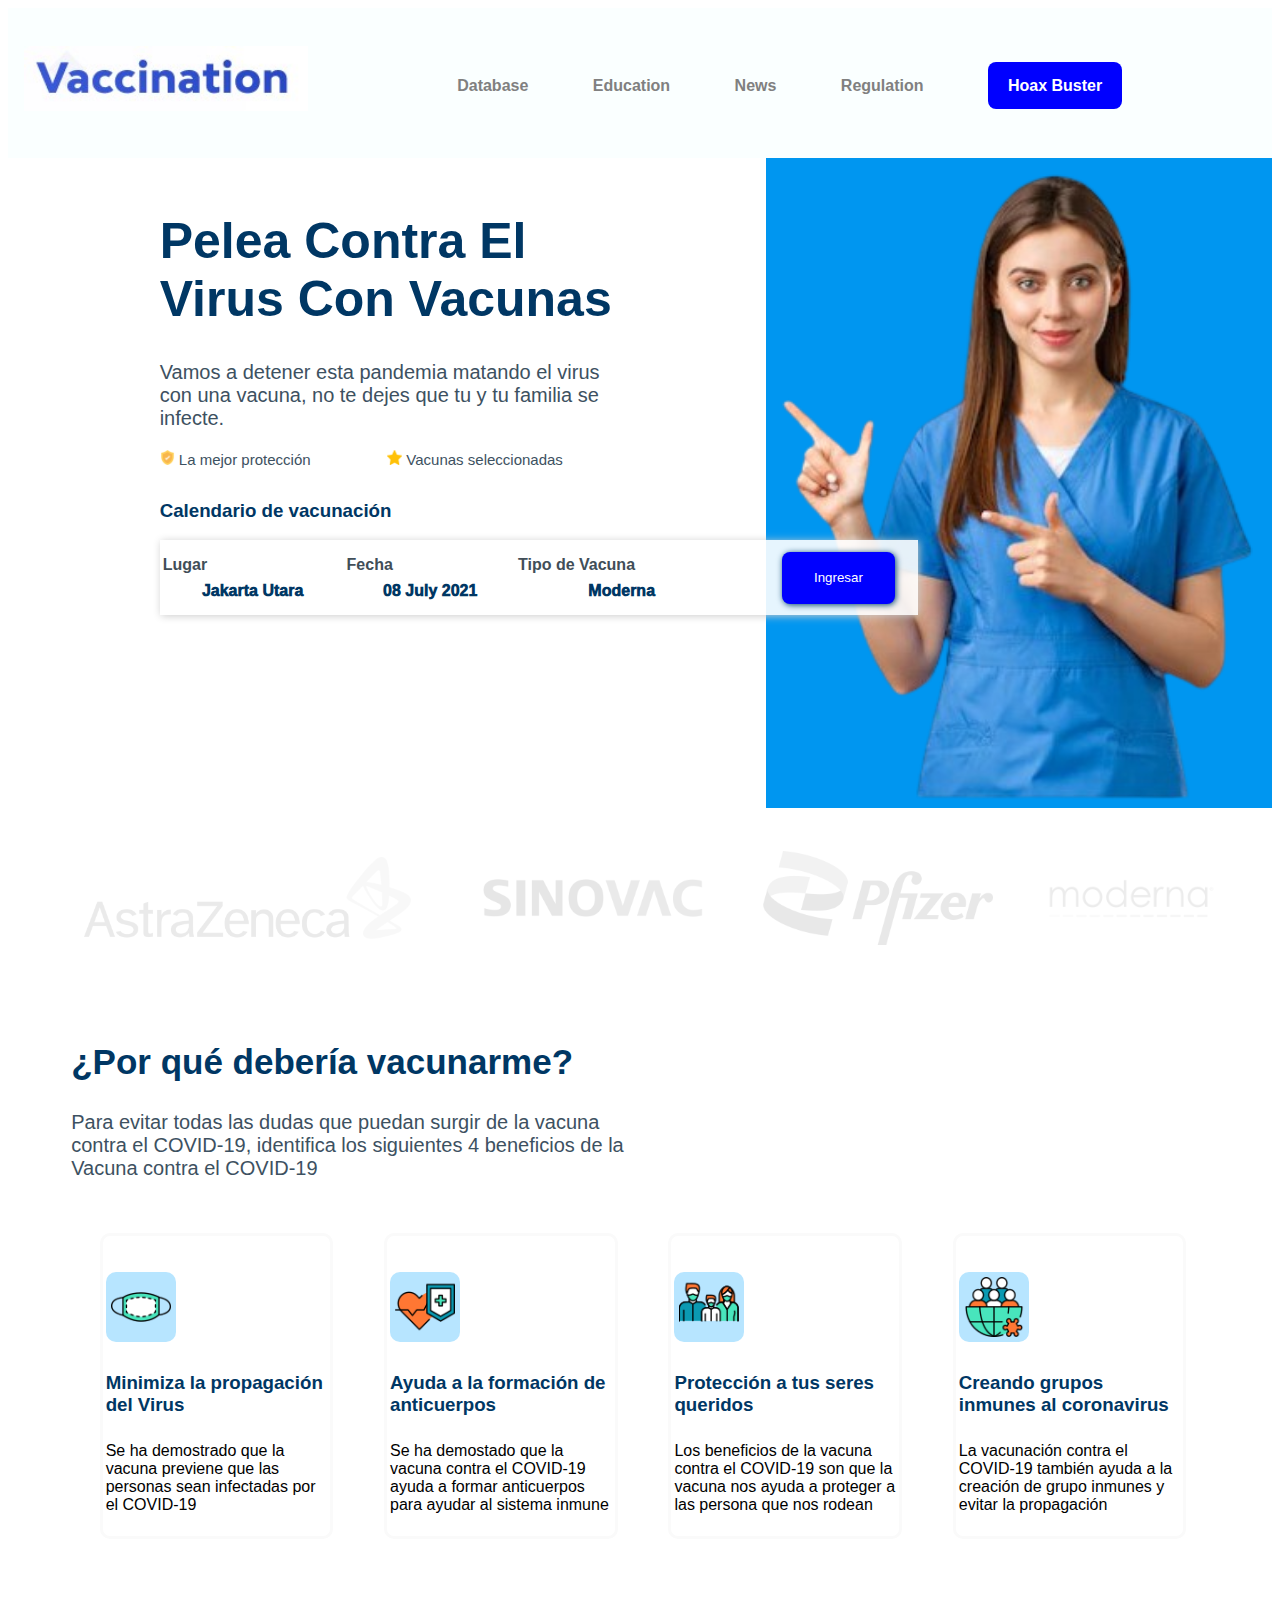
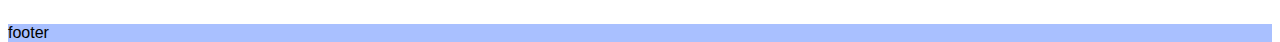
<file: 2-CSS/Página Vacunación/index.html>
<!DOCTYPE html>
<html lang="en">

<head>
    <meta charset="UTF-8">
    <meta http-equiv="X-UA-Compatible" content="IE-edge">
    <meta name="viewport" content="width=device-width, initial-scale=1.0">
    <link rel="stylesheet" href="./estilos.css">
    <title>Vacunate</title>
</head>

<body>
    <div class="header">
        <div class="logo_header">
            <img src="./img/Logo.jpg" alt="Logo de la página">
        </div>
        <ul class="menu">
            <b>
            <li><a href=""> Database</a></li>
            <li><a href="">Education</a></li>
            <li><a href="">News</a></li>
            <li><a href="">Regulation</a></li>
            <li><a class="boton" href="">Hoax Buster</a></li>
            </b>
        </ul>
    </div>
    <div class="body">
        <div class="imagen_der">
            <img src="./img/Enfermera.png" alt="Enfermera">
        </div>
        <div class="texto">
            <h1>Pelea Contra El Virus Con Vacunas</h1>
            <p>Vamos a detener esta pandemia matando el virus con una vacuna, no te dejes que tu y tu familia se infecte.
            </p>
            <div class="notas">
                <div class="mejor">
                    <p><img src="./img/shield.png" alt=""> La mejor protección</p>
                </div>
                <div class="seleccionadas">
                    <p><img src="./img/star.png" alt=""> Vacunas seleccionadas</p>
                </div>
            </div>
            <div class="calendario">
                <h3>Calendario de vacunación</h3>
                <div class="calen">
                    <table class="cal_vac">
                        <tr>
                            <th>Lugar</th>
                            <th>Fecha</th>
                            <th>Tipo de Vacuna</th>
                        </tr>
                        <tr>
                            <td>Jakarta Utara</td>
                            <td>08 July 2021</td>
                            <td>Moderna</td>
                        </tr>
                    </table>
                    <button type="submit">Ingresar</button>
                </div>
            </div>
        </div>
        <div class="MarcasVacBack">
            <table class="Marcas">
                <th>
                    <a href="https://www.astrazeneca.mx/" target="blank"><img class="AstraZeneca" src="./img/Astrazeneca.png" alt=""></a>
                </th>
                <th>
                    <a href="http://www.sinovac.com/index.php?lang=en"><img class="Sinovac" src="./img/Sinovac.png" alt=""></a>
                </th>
                <th>
                    <a href="https://www.pfizer.com.mx/"><img class="Pfizer" src="./img/Pfizer.png" alt=""></a>
                </th>
                <th>
                    <a href="https://www.modernatx.com/"><img class="Moderna" src="./img/Moderna.png" alt=""></a>
                </th>
            </table>
        </div>
        <div class="seccion3">
            <div class="text">
                <h2>¿Por qué debería vacunarme?</h2>
                <p>Para evitar todas las dudas que puedan surgir de la vacuna contra el COVID-19, identifica los siguientes 4 beneficios de la Vacuna contra el COVID-19</p>
            </div>
            <div class="cards">
                <div class="minimize">
                    <table>
                        <tr>
                            <td><img src="img/minimiza.png" alt="icon"></td>
                        </tr>
                        <tr>
                            <td>
                                <h3>Minimiza la propagación del Virus</h3>
                            </td>
                        </tr>
                        <tr>
                            <td>Se ha demostrado que la vacuna previene que las personas sean infectadas por el COVID-19</td>
                        </tr>
                    </table>
                </div>
                <div class="antibodies">
                    <table>
                        <tr>
                            <td><img src="img/anticuerpos.png" alt="icon"></td>
                        </tr>
                        <tr>
                            <td>
                                <h3>Ayuda a la formación de anticuerpos</h3>
                            </td>
                        </tr>
                        <tr>
                            <td>Se ha demostado que la vacuna contra el COVID-19 ayuda a formar anticuerpos para ayudar al sistema inmune</td>
                        </tr>
                    </table>
                </div>
                <div class="protec">
                    <table>
                        <tr>
                            <td><img src="img/protect.png" alt="icon"></td>
                        </tr>
                        <tr>
                            <td>
                                <h3>Protección a tus seres queridos</h3>
                            </td>
                        </tr>
                        <tr>
                            <td>Los beneficios de la vacuna contra el COVID-19 son que la vacuna nos ayuda a proteger a las persona que nos rodean</td>
                        </tr>
                    </table>
                </div>
                <div class="immunity">
                    <table>
                        <tr>
                            <td><img src="img/inmune.png" alt="icon"></td>
                        </tr>
                        <tr>
                            <td>
                                <h3>Creando grupos inmunes al coronavirus</h3>
                            </td>
                        </tr>
                        <tr>
                            <td>La vacunación contra el COVID-19 también ayuda a la creación de grupo inmunes y evitar la propagación</td>
                        </tr>
                    </table>
                </div>
            </div>
        </div>
    </div>
    <div class="footer">
        <p>footer</p>
    </div>
</body>

</html>
</file>
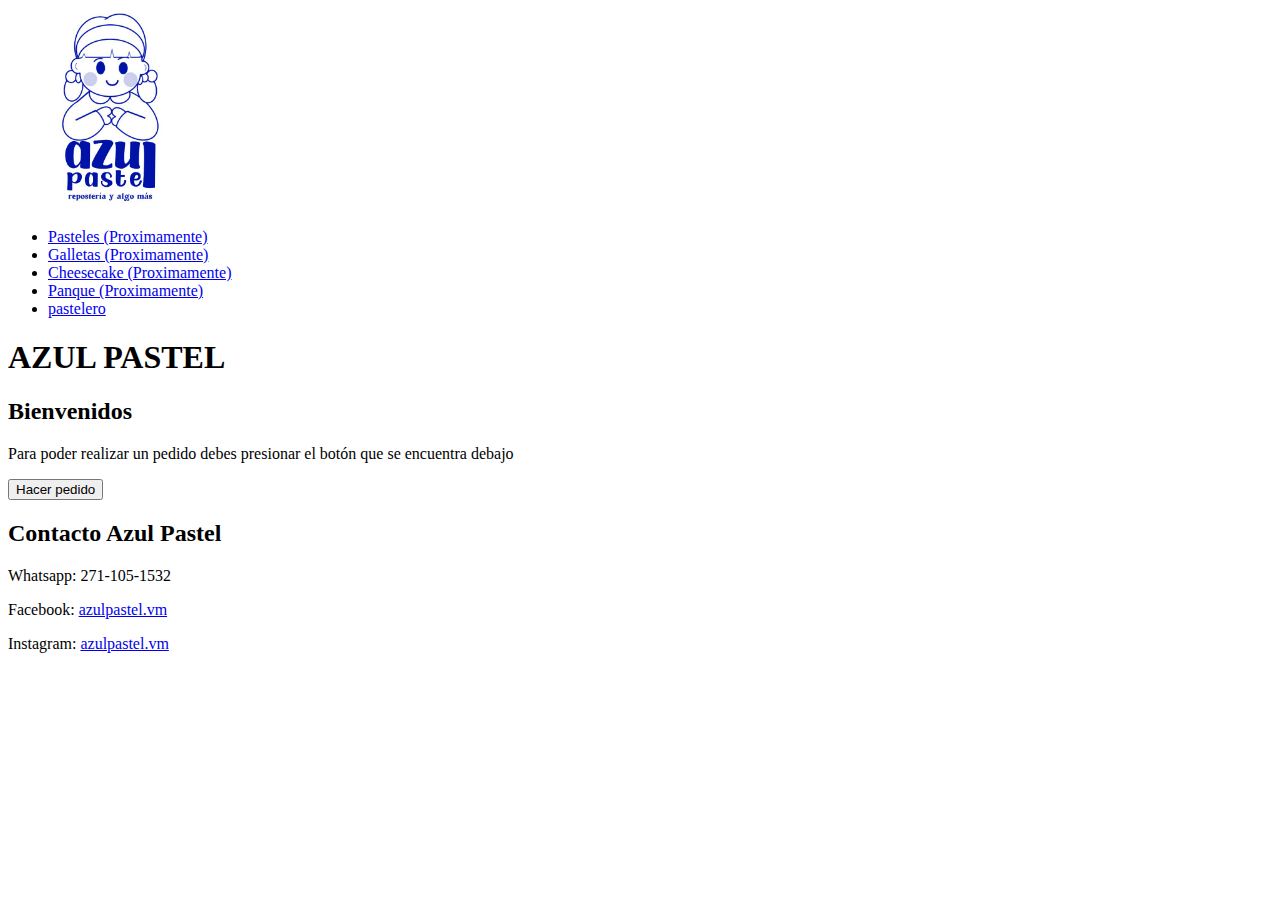
<file: 1-HTML/Kata Pastelería/html/index.html>
<!DOCTYPE html>

<head>
    <meta charset="UTF-8">
    <meta http-equiv="X-UA-Compatible" content="IE-edge">
    <meta name="viewport" content="width=device-width, initial-scale=1.0">
    <title>Azul Pastel</title>
    <link rel="shortcut icon" href="../img/Azul_Pastel_Logo.jpg">
    <!-- <link rel="stylesheet" href="../css/estilos.css"> -->
</head>

<body>
    <div class="general">
        <div class="header">
            <nav class="menu">
                <div class="logo">
                    <a href="index.html"><img src="../img/Azul_Pastel_Logo.jpg" alt="Logo de Azul Pastel" width="200px"></a>
                </div>
                <ul class="menu_list">
                    <li><a href="pasteles.html" style="pointer-events: none;">Pasteles (Proximamente)</a></li>
                    <li><a href="galletas.html" style="pointer-events: none;">Galletas (Proximamente)</a></li>
                    <li><a href="Cheesecake.html" style="pointer-events: none;">Cheesecake (Proximamente)</a></li>
                    <li><a href="Panque.html" style="pointer-events: none;">Panque (Proximamente)</a></li>
                    <li><a href="pastelero.html">pastelero</a></li>
                </ul>
            </nav>
        </div>
        <div class="main">
            <h1>AZUL PASTEL</h1>
            <h2>Bienvenidos</h2>
            <p>Para poder realizar un pedido debes presionar el botón que se encuentra debajo</p>
            <a href="pedido_pasteles.html"><input type="button" value="Hacer pedido"></a>
            
        </div>
        <div class="footer">
            <h2>Contacto Azul Pastel</h2>
            <p>Whatsapp: 271-105-1532</p>
            <p>Facebook: <a href="https://www.facebook.com/azulpastel.vm" target="_blank">azulpastel.vm</a></p>
            <p>Instagram: <a href="https://www.instagram.com/azulpastel.vm/?hl=es-la" target="_blank">azulpastel.vm</a></p>
        </div>
    </div>
</body>
</file>
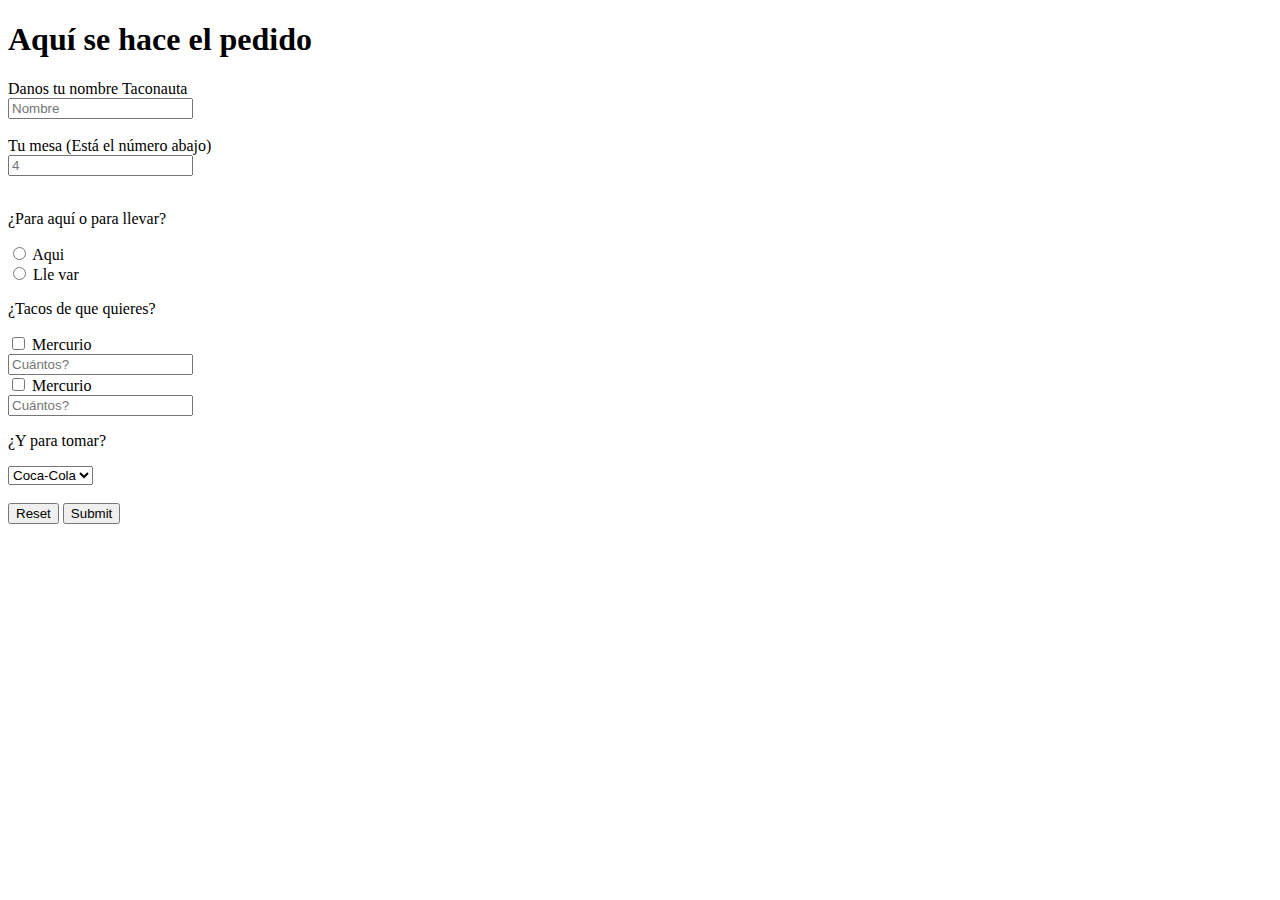
<file: 1-HTML/Sesión_HTML/pedido.html>
<!DOCTYPE html>
<head>
    <meta charset="UTF-8">
    <meta http-equiv="X-UA-Compatible" content="IE-edge">
    <meta name="viewport" content="width=device-width, initial-scale=1.0">
    <title>Pedido</title>
</head>
<body>
    <h1>Aquí se hace el pedido</h1>
    <form action="pedido.js">
        <label for="Nombre">Danos tu nombre Taconauta</label><br>
        <input type="text" id="Nombre" name="Nombre" placeholder="Nombre">
        <br><br>
        <label for="Mesa">Tu mesa (Está el número abajo)</label><br>
        <input type="Number" name="Mesa" id="Mesa" placeholder="4">
        <br><br>

        <p>¿Para aquí o para llevar?</p>
        <input type="radio" id="aqui" name="AquioLlevar" value="Aqui">
        <label for="Aquí">Aqui</label><br>
        <input type="radio" id="llevar" name="AquioLlevar" value="Llevar">
        <label for="Llevar">Lle var</label><br>

        <p>¿Tacos de que quieres?</p>
        <input type="checkbox" name="Mercurio" id="Mercurio" value="Mercurio">
        <label for="Mercurio">Mercurio</label><br>
        <input type="number" id="MercurioCuantos" name="MercurioCuantos" placeholder="Cuántos?"><br>
        
        <input type="checkbox" name="Venus" id="Venus" value="Venus">
        <label for="Venus">Mercurio</label><br>
        <input type="number" id="VenusCuantos" name="VenusCuantos" placeholder="Cuántos?"><br>

        <p>¿Y para tomar?</p>
        <label for=""></label>
        <select name="Refresco" id="Refresco">
            <option value="Coca-Cola">Coca-Cola</option>
            <option value="Fanta">Fanta</option>
            <option value="Manzanita">Manzanita</option>
            <option value="Sprite">Sprite</option>
            <option value="Sangria">Sangria</option>
            <option value="Mango">Mango</option>
            <option value="Guayaba">Guayaba</option>
        </select>

        <br><br>
        <input type="reset">
        <input type="submit">
    </form>

</body>
</file>
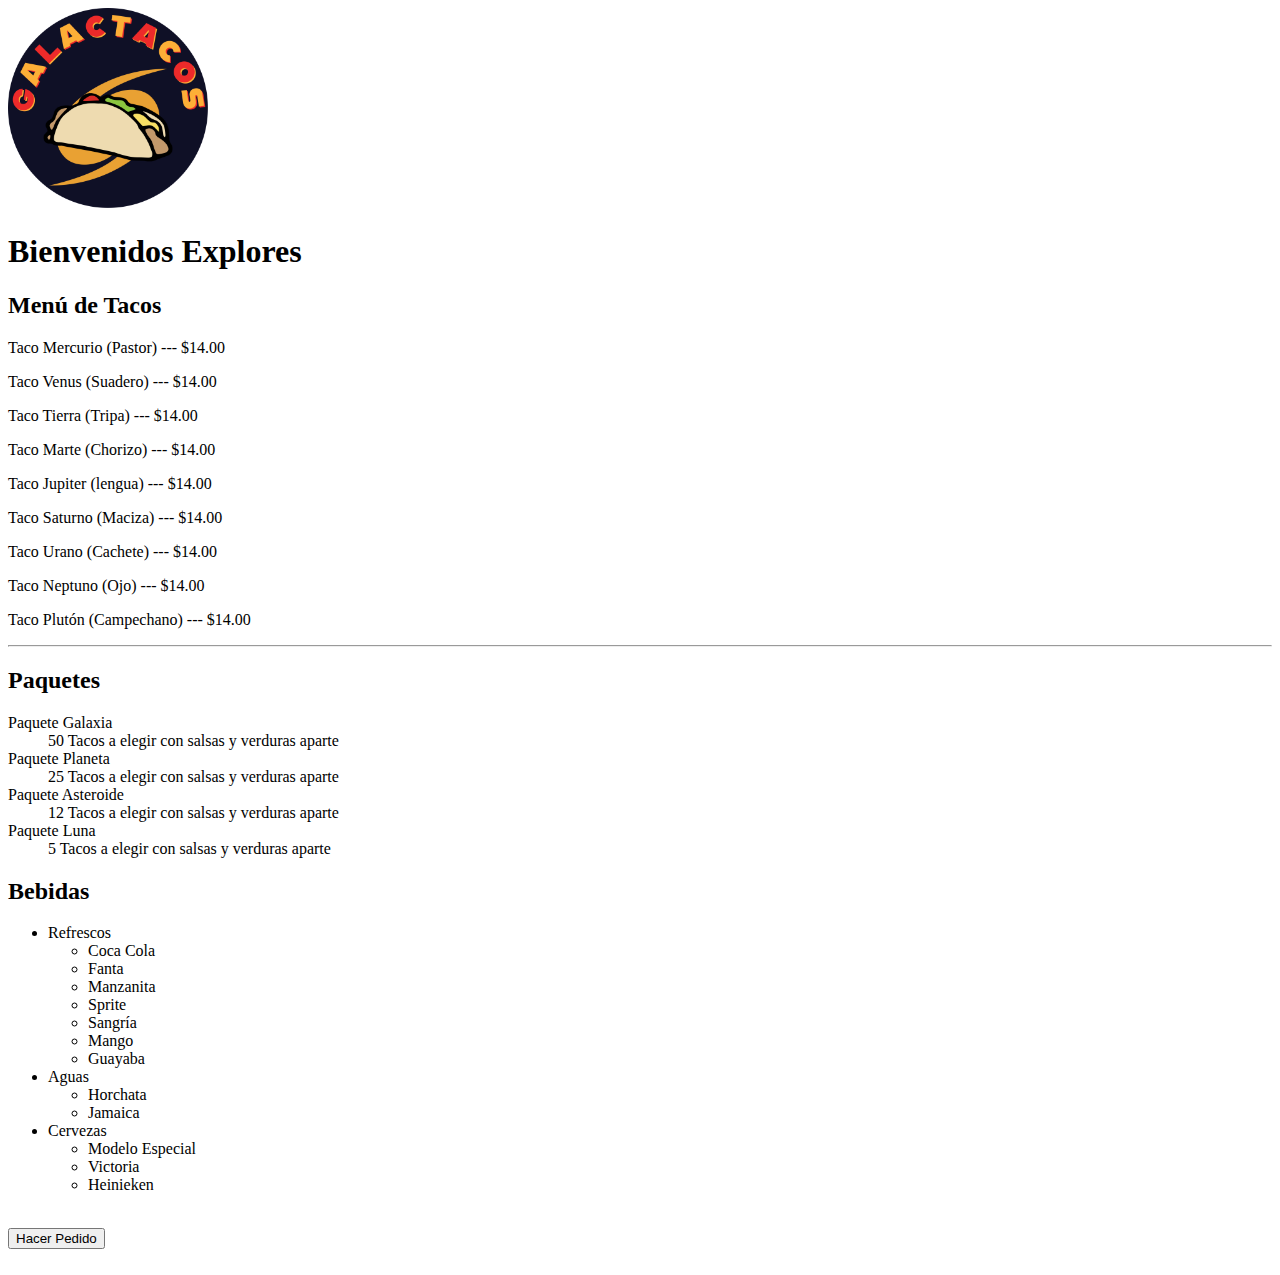
<file: 1-HTML/Sesión_HTML/SesiónHTML.html>
<!DOCTYPE html>
<html lang="en">
    <head>
        <meta charset="UTF-8">
        <meta http-equiv="X-UA-Compatible" content="IE-edge">
        <meta name="viewport" content="width=device-width, initial-scale=1.0">
        <title>Galactacos</title>
    </head>
    <body>
        <img src="../img/Galactacos.png" alt="Logo de Galactacos" width="200px"> 
        <h1>Bienvenidos Explores</h1>
        <h2>Menú de Tacos</h2>
        <p>Taco Mercurio (Pastor) --- $14.00</p>
        <p>Taco Venus (Suadero) --- $14.00</p>
        <p>Taco Tierra (Tripa) --- $14.00</p>
        <p>Taco Marte (Chorizo) --- $14.00</p>
        <p>Taco Jupiter (lengua) --- $14.00</p>
        <p>Taco Saturno (Maciza) --- $14.00</p>
        <p>Taco Urano (Cachete) --- $14.00</p>
        <p>Taco Neptuno (Ojo) --- $14.00</p>
        <p>Taco Plutón (Campechano) --- $14.00</p>
        <hr>
        <h2>Paquetes</h2>
        <dl>
            <dt>Paquete Galaxia</dt>
            <dd>50 Tacos a elegir con salsas y verduras aparte</dd>
            <dt>Paquete Planeta</dt>
            <dd>25 Tacos a elegir con salsas y verduras aparte</dd>
            <dt>Paquete Asteroide</dt>
            <dd>12 Tacos a elegir con salsas y verduras aparte</dd>
            <dt>Paquete Luna</dt>
            <dd>5 Tacos a elegir con salsas y verduras aparte</dd>
        </dl>
        <h2>Bebidas</h2>
        <ul>
            <li>Refrescos
                <ul>
                    <li>Coca Cola</li>
                    <li>Fanta</li>
                    <li>Manzanita</li>
                    <li>Sprite</li>
                    <li>Sangría</li>
                    <li>Mango</li>
                    <li>Guayaba</li>
                </ul>
            </li>
            <li>Aguas
                <ul>
                    <li>Horchata</li>
                    <li>Jamaica</li>
                </ul>
            </li>
            <li>Cervezas
                <ul>
                    <li>Modelo Especial</li>
                    <li>Victoria</li>
                    <li>Heinieken</li>
                </ul>
            </li>
        </ul>
        <br>
        <a href="./pedido.html">
        <input type="button" value="Hacer Pedido">
        </a>
        <br>
        <br>
    </body>
</html>
</file>
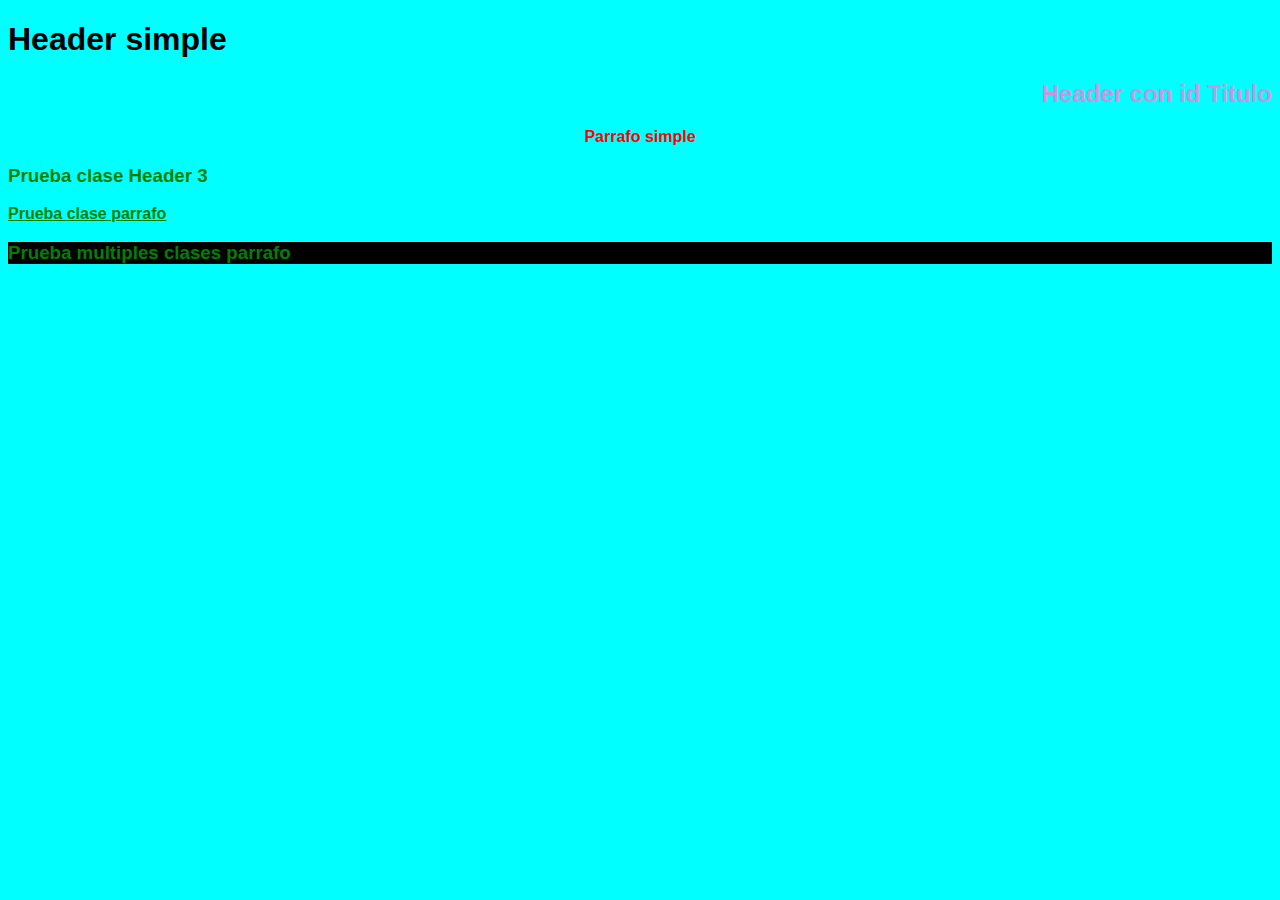
<file: 2-CSS/Prácticas/01-Selectores.html>
<!DOCTYPE html>
<html lang="en">
<head>
    <meta charset="UTF-8">
    <meta http-equiv="X-UA-Compatible" content="IE=edge">
    <meta name="viewport" content="width=device-width, initial-scale=1.0">
    <title>Selectores</title>
    <style>
        *{
            font-family: Arial, Helvetica, sans-serif;
        }

        body{
            background-color: aqua;
        }

        p{
            color: red;
            text-align: center;
        }

        #titulo{
            color: rgb(200,150,220);
            text-align: right;
        }

        .izquierda{
            color: green;
        }

        p.izquierda{
            text-decoration: underline;
            text-align: left;
        }

        .contraste{
            background-color: black;
        }

        h1, h2, p{
            font-weight: bold;
        }

        /* Comentario CSS */


    </style>
</head>
<body>

    <h1>Header simple</h1>
    <h2 id="titulo" class="izquierda">Header con id Titulo</h2>
    <p>Parrafo simple</p>

    <h3 class="izquierda">Prueba clase Header 3</h3>
    <p class="izquierda">Prueba clase parrafo</p>
    <h3 class="izquierda contraste">Prueba multiples clases parrafo</h3>
    
</body>
</html>
</file>
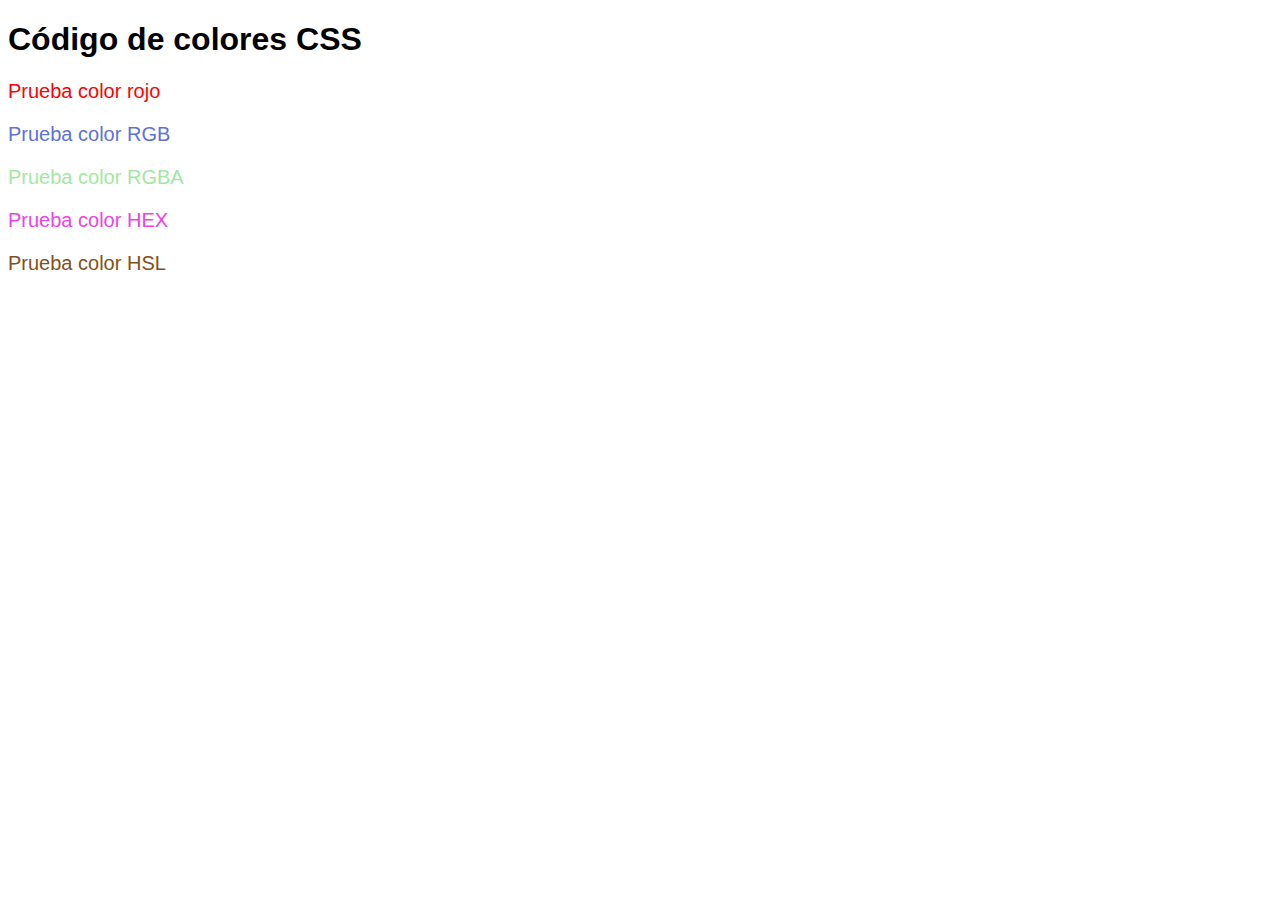
<file: 2-CSS/Prácticas/02-colores.html>
<!DOCTYPE html>
<html lang="en">
<head>
    <meta charset="UTF-8">
    <meta http-equiv="X-UA-Compatible" content="IE=edge">
    <meta name="viewport" content="width=device-width, initial-scale=1.0">
    <title>Colores CSS</title>
    <link rel="stylesheet" href="./02-colores.css">
</head>
<body>
    <h1>Código de colores CSS</h1>

    <p class="colorRojo">Prueba color rojo</p>
    <p class="colorRGB">Prueba color RGB</p>
    <p class="colorRGBA">Prueba color RGBA</p>
    <p class="colorHEX">Prueba color HEX</p>
    <p class="colorHSL">Prueba color HSL</p>

</body>
</html>
</file>
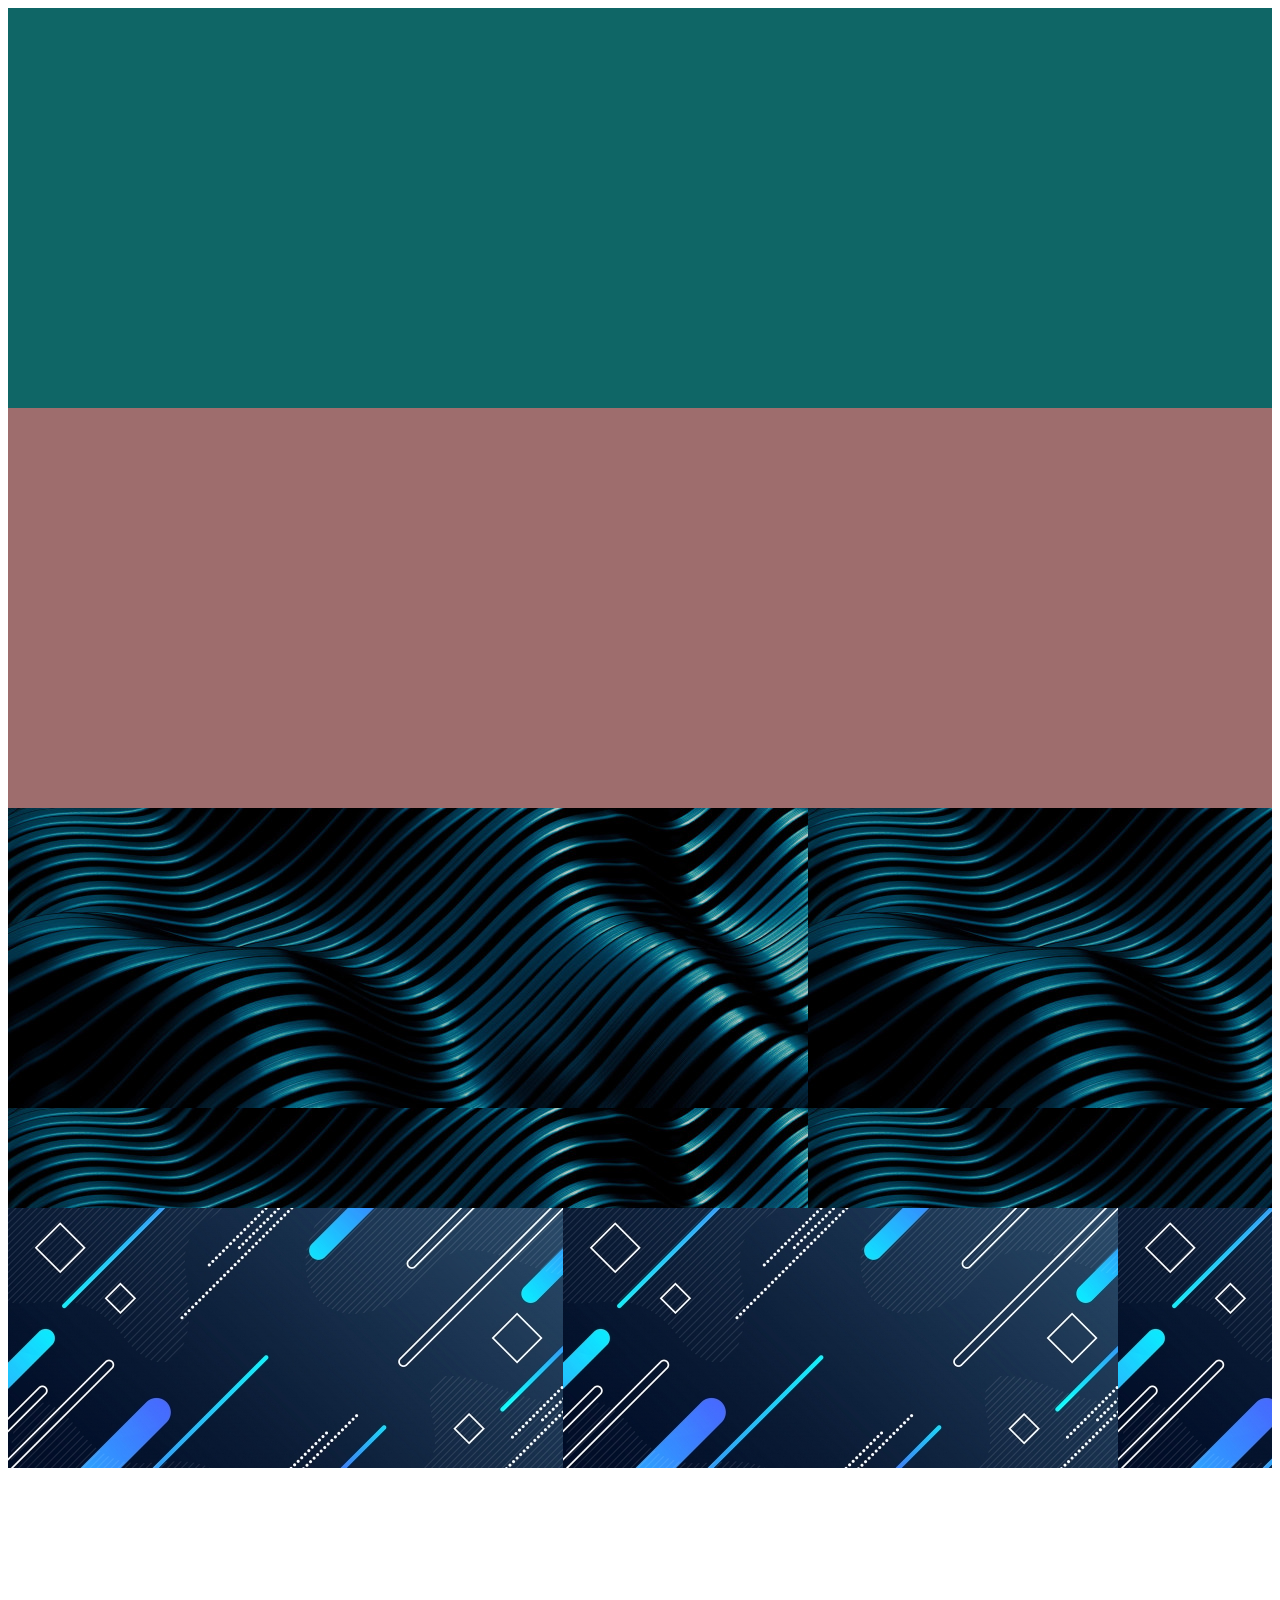
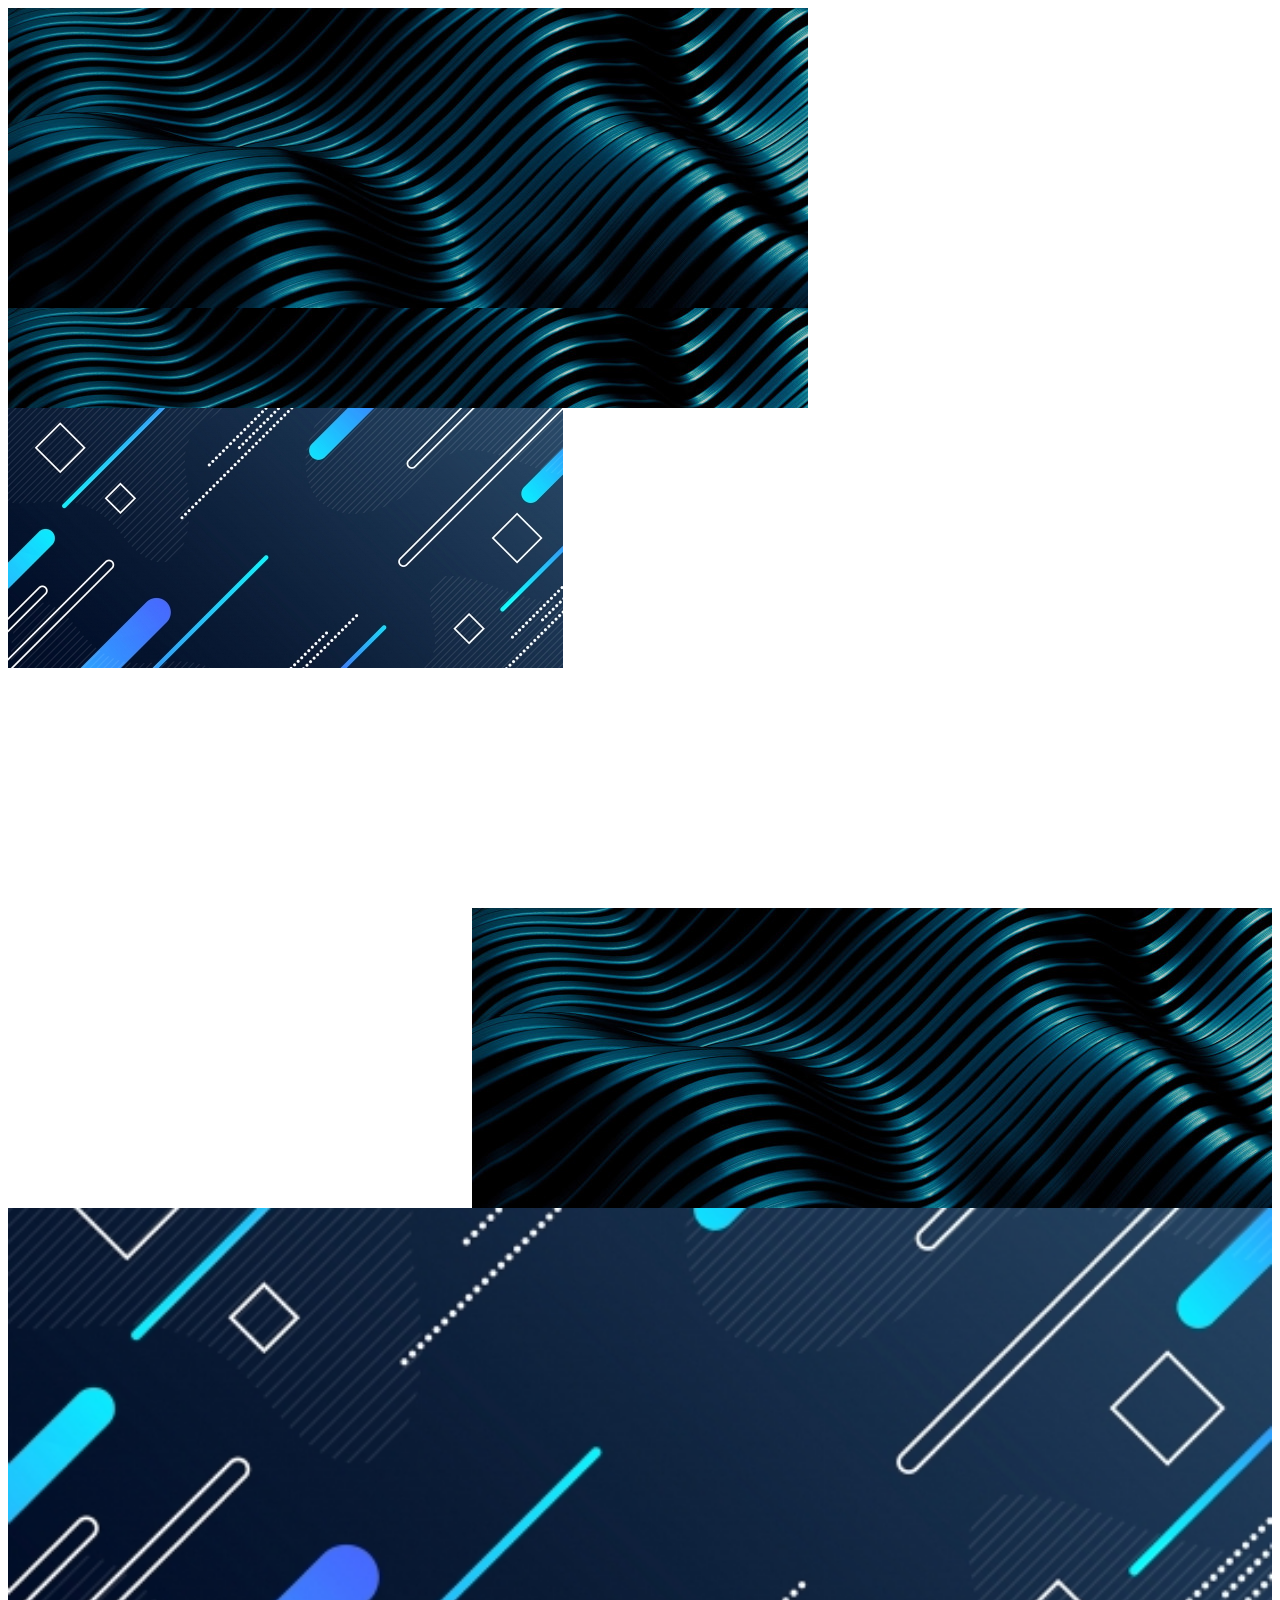
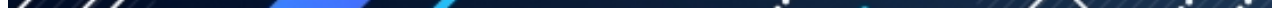
<file: 2-CSS/Prácticas/03-fondos.html>
<!DOCTYPE html>
<html lang="en">
<head>
    <meta charset="UTF-8">
    <meta http-equiv="X-UA-Compatible" content="IE=edge">
    <meta name="viewport" content="width=device-width, initial-scale=1.0">
    <title>Fondos</title>
    <link rel="stylesheet" href="./03-fondos.css">
</head>
<body>
    <section class="fondoColor"></section>
    
    <div class="fondoOpacidad"></div>

    <section class="fondoImagen"></section>

    <section class="fondoRepetidoX"></section>

    <section class="fondoRepetidoY"></section>

    <section class="fondoNoRepetido"></section>

    <section class="fondoPosicion"></section>

    <section class="fondoCompleto"></section>
</body>
</html>
</file>
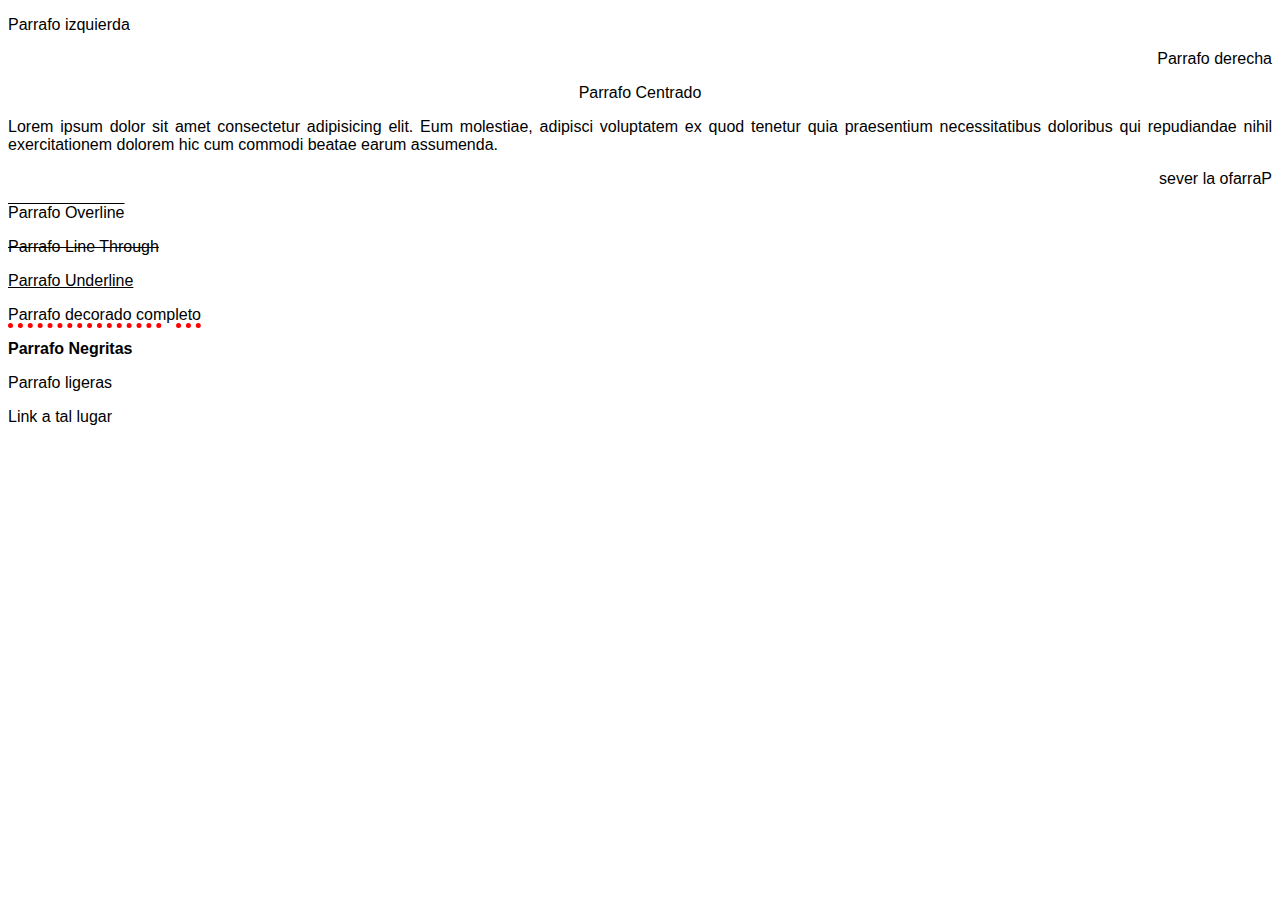
<file: 2-CSS/Prácticas/04-texto.html>
<!DOCTYPE html>
<html lang="en">
<head>
    <meta charset="UTF-8">
    <meta http-equiv="X-UA-Compatible" content="IE=edge">
    <meta name="viewport" content="width=device-width, initial-scale=1.0">
    <title>Textos CSS</title>
    <link rel="stylesheet" href="./04-texto.css">
</head>
<body>
    <p class="izquierda">Parrafo izquierda</p>
    <p class="derecha">Parrafo derecha</p>
    <p class="centrado">Parrafo Centrado</p>
    <p class="justificado">Lorem ipsum dolor sit amet consectetur adipisicing elit. Eum molestiae, adipisci voluptatem ex quod tenetur quia praesentium necessitatibus doloribus qui repudiandae nihil exercitationem dolorem hic cum commodi beatae earum assumenda.</p>
    <p class="alReves">Parrafo al reves</p>
    <p class="decoradoOverline">Parrafo Overline</p>
    <p class="decoradoLineThrough">Parrafo Line Through</p>
    <p class="decoradoUnderline">Parrafo Underline</p>
    <p class="decoradoCombinado">Parrafo decorado completo</p>
    <p class="negritas">Parrafo Negritas</p>
    <p class="ligeras"> Parrafo ligeras</p>

    <a href="#" class="link">Link a tal lugar</a>
</body>
</html>
</file>
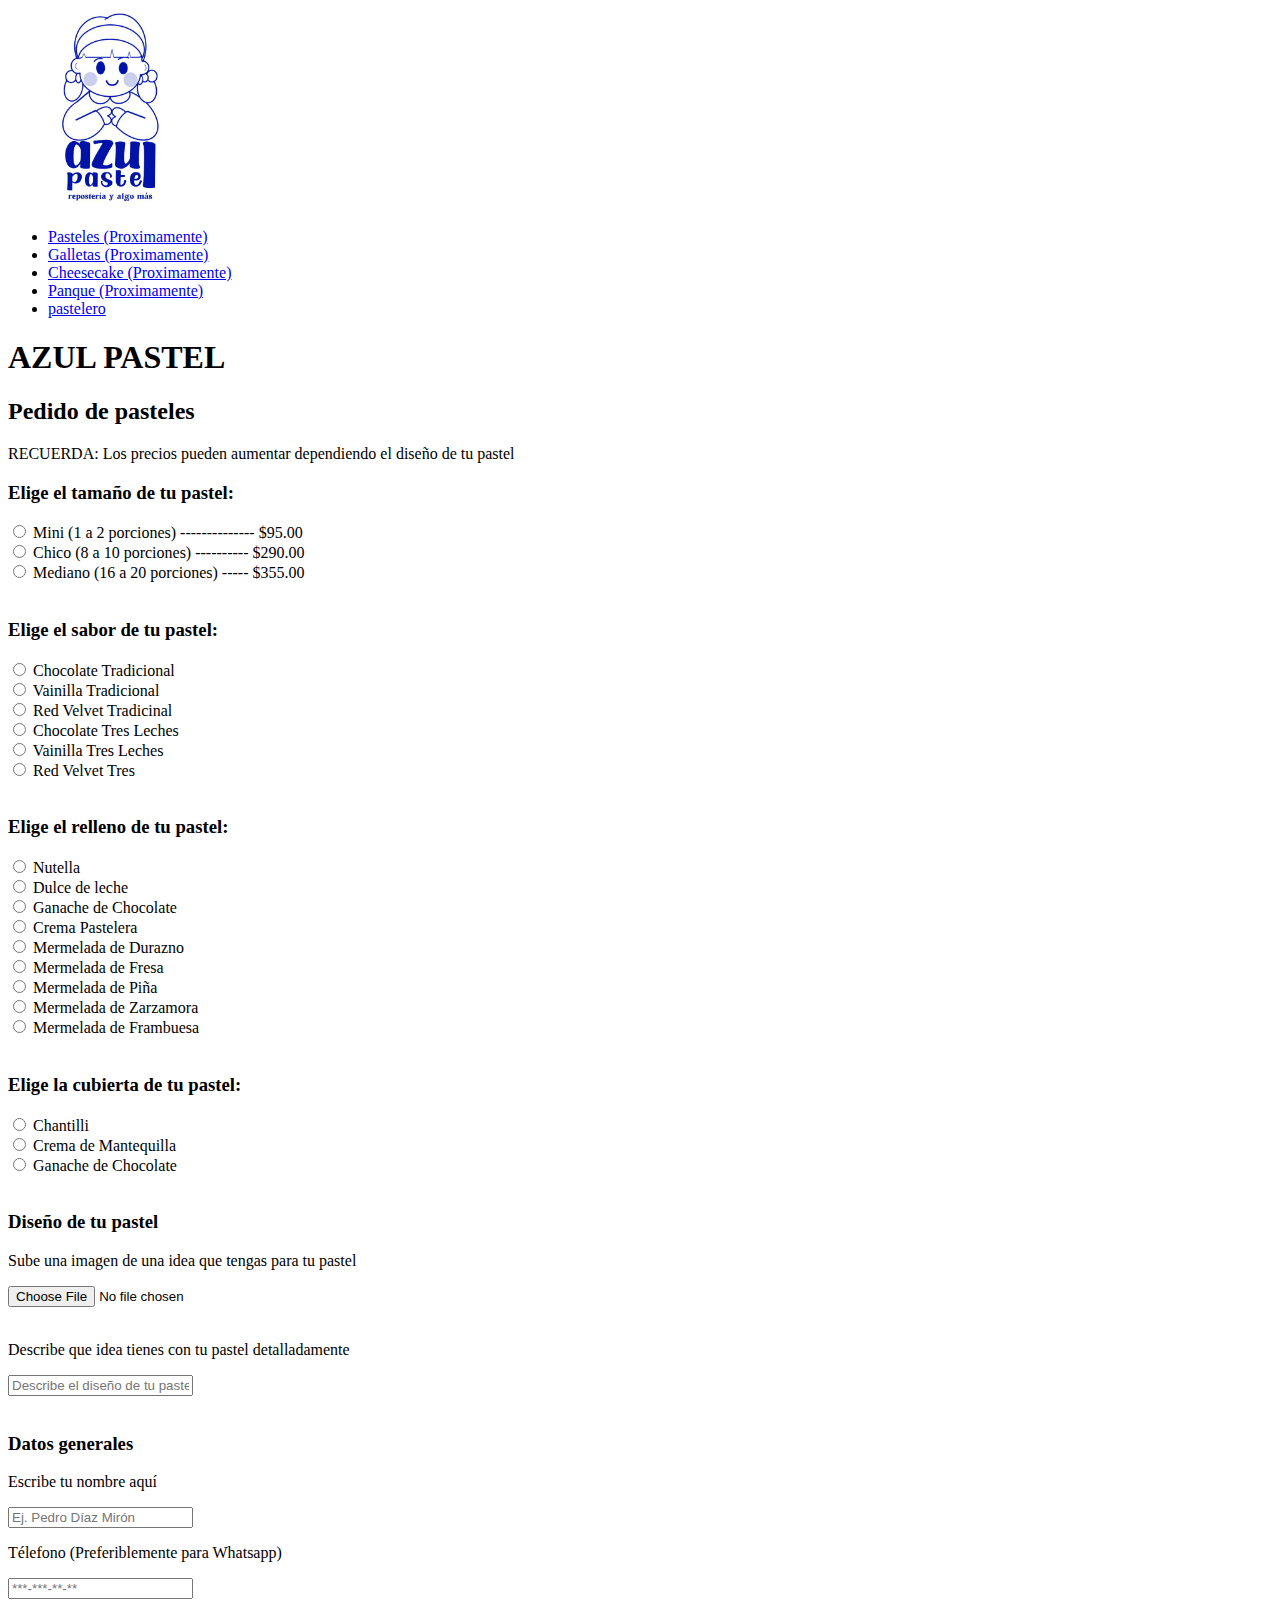
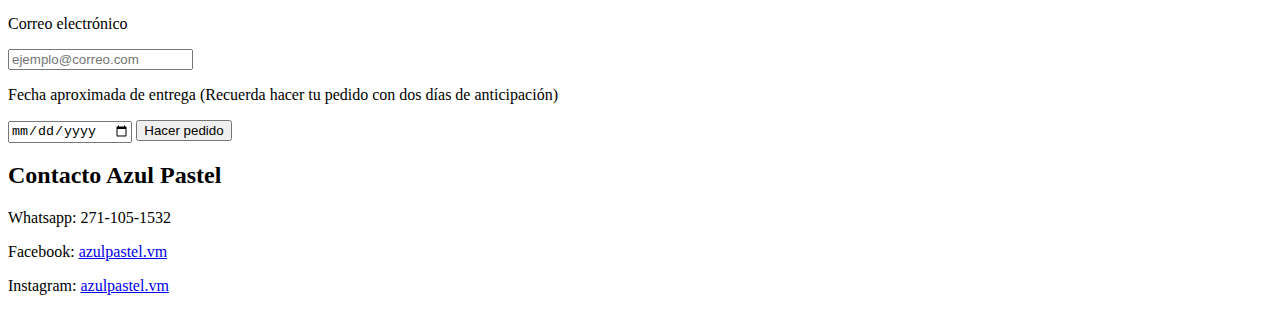
<file: 1-HTML/Kata Pastelería/html/pedido_pasteles.html>
<!DOCTYPE html>

<head>
    <meta charset="UTF-8">
    <meta http-equiv="X-UA-Compatible" content="IE-edge">
    <meta name="viewport" content="width=device-width, initial-scale=1.0">
    <title>Azul Pastel</title>
    <link rel="shortcut icon" href="../img/Azul_Pastel_Logo.jpg">
    <!-- <link rel="stylesheet" href="../css/estilos.css"> -->
</head>

<body>
    <div class="general">
        <div class="header">
            <nav class="menu">
                <div class="logo">
                    <a href="index.html"><img src="../img/Azul_Pastel_Logo.jpg" alt="Logo de Azul Pastel" width="200px"></a>
                </div>
                <ul class="menu_list">
                    <li><a href="pasteles.html" style="pointer-events: none;">Pasteles (Proximamente)</a></li>
                    <li><a href="galletas.html" style="pointer-events: none;">Galletas (Proximamente)</a></li>
                    <li><a href="Cheesecake.html" style="pointer-events: none;">Cheesecake (Proximamente)</a></li>
                    <li><a href="Panque.html" style="pointer-events: none;">Panque (Proximamente)</a></li>
                    <li><a href="pastelero.html">pastelero</a></li>
                </ul>
            </nav>
        </div>
        <div class="main">
            <h1>AZUL PASTEL</h1>
            <h2>Pedido de pasteles</h2>
            <p>RECUERDA: Los precios pueden aumentar dependiendo el diseño de tu pastel</p>
            <form action="pedido_pastel.js">
                <h3>Elige el tamaño de tu pastel:</h3>
                <input type="radio" name="tamanopastel" id="mini" value="mini">
                <label for="mini">Mini (1 a 2 porciones) -------------- $95.00</label><br>
                <input type="radio" name="tamanopastel" id="chico" value="chico">
                <label for="chico">Chico (8 a 10 porciones) ---------- $290.00</label><br>
                <input type="radio" name="tamanopastel" id="mediano" value="mediano">
                <label for="mediano">Mediano (16 a 20 porciones) ----- $355.00</label><br><br>

                <h3>Elige el sabor de tu pastel:</h3>
                <input type="radio" name="saborpastel" id="chocotrad" value="chocotrad">
                <label for="chocotrad">Chocolate Tradicional</label><br>
                <input type="radio" name="saborpastel" id="vainillatrad" value="vainillatrad">
                <label for="vainillatrad">Vainilla Tradicional</label><br>
                <input type="radio" name="saborpastel" id="redvelvettrad" value="redvelvettrad">
                <label for="redvelvettrad">Red Velvet Tradicinal</label><br>
                <input type="radio" name="saborpastel" id="chocotres" value="chocotres">
                <label for="chocotres">Chocolate Tres Leches</label><br>
                <input type="radio" name="saborpastel" id="vainillatres" value="vainillatres">
                <label for="vainillatres">Vainilla Tres Leches</label><br>
                <input type="radio" name="saborpastel" id="redvelvettres" value="redvelvettres">
                <label for="redvelvettres">Red Velvet Tres</label><br><br>

                <h3>Elige el relleno de tu pastel:</h3>
                <input type="radio" name="rellenopastel" id="nutella" value="nutella">
                <label for="nutella">Nutella</label><br>
                <input type="radio" name="rellenopastel" id="dulceleche" value="dulceleche">
                <label for="dulceleche">Dulce de leche</label><br>
                <input type="radio" name="rellenopastel" id="rellenoganachechoco" value="rellenoganachechoco">
                <label for="rellenoganachechoco">Ganache de Chocolate</label><br>
                <input type="radio" name="rellenopastel" id="cremapastel" value="cremapastel">
                <label for="cremapastel">Crema Pastelera</label><br>
                <input type="radio" name="rellenopastel" id="mermedurazno" value="mermedurazno">
                <label for="mermedurazno">Mermelada de Durazno</label><br>
                <input type="radio" name="rellenopastel" id="mermefresa" value="mermefresa">
                <label for="mermefresa">Mermelada de Fresa</label><br>
                <input type="radio" name="rellenopastel" id="mermepina" value="mermepina">
                <label for="mermepina">Mermelada de Piña</label><br>
                <input type="radio" name="rellenopastel" id="mermezarza" value="mermezarza">
                <label for="mermezarza">Mermelada de Zarzamora</label><br>
                <input type="radio" name="rellenopastel" id="mermeframbu" value="mermeframbu">
                <label for="mermeframbu">Mermelada de Frambuesa</label><br><br>

                <h3>Elige la cubierta de tu pastel:</h3>
                <input type="radio" name="cubiertapastel" id="chantilli" value="chantilli">
                <label for="chantilli">Chantilli</label><br>
                <input type="radio" name="cubiertapastel" id="cremamante" value="cremamante">
                <label for="cremamante">Crema de Mantequilla</label><br>
                <input type="radio" name="cubiertapastel" id="cubiertaganachechoco" value="cubiertaganachechoco">
                <label for="cubiertaganachechoco">Ganache de Chocolate</label><br><br>
                
                <h3>Diseño de tu pastel</h3>
                <p>Sube una imagen de una idea que tengas para tu pastel</p>
                <input type="file" name="disenopastel" id="imagenpastel" value="imagenpastel" accept=".jpeg"><br><br>
                <p>Describe que idea tienes con tu pastel detalladamente</p>
                <input type="text" name="disenopastel" id="textoasdpastel" placeholder="Describe el diseño de tu pastel detalladamente..."><br><br>
                
                <h3>Datos generales</h3>
                <p>Escribe tu nombre aquí</p>
                <input type="text" name="datosgenerales" id="nombre" placeholder="Ej. Pedro Díaz Mirón">
                <p>Télefono (Preferiblemente para Whatsapp)</p>
                <input type="tel" name="datosgenerales" id="telefono" placeholder="***-***-**-**">
                <p>Correo electrónico</p>
                <input type="email" name="datosgenerales" id="correo" placeholder="ejemplo@correo.com">
                <p>Fecha aproximada de entrega (Recuerda hacer tu pedido con dos días de anticipación)</p>
                <input type="date" name="datosgenerales" id="fecha" min="2022-03-06">

                <input type="submit" value="Hacer pedido">
            </form>
        </div>
        <div class="footer">
            <h2>Contacto Azul Pastel</h2>
            <p>Whatsapp: 271-105-1532</p>
            <p>Facebook: <a href="https://www.facebook.com/azulpastel.vm" target="_blank">azulpastel.vm</a></p>
            <p>Instagram: <a href="https://www.instagram.com/azulpastel.vm/?hl=es-la" target="_blank">azulpastel.vm</a></p>
        </div>
    </div>
</body>
</file>
<file: 2-CSS/Página Vacunación/estilos.css>
* {
        font-family: Arial, Helvetica, sans-serif;
    }
    
    body {
        background-color: #fff;
    }
    /* CSS del header*/
    
    .header {
        /*background-color: yellow;*/
        width: 100%;
        height: 150px;
        position: relative;
        background-color: rgb(250, 255, 255);
    }
    
    .header .logo_header {
        width: 25%;
        height: 100%;
        /*background-color: red;*/
        position: relative;
    }
    
    .header .logo_header img {
        width: 15%;
        min-width: 90%;
        position: absolute;
        top: 25%;
        left: 5%;
    }
    
    .header .menu {
        width: 60%;
        /*background-color: blue;*/
        position: absolute;
        top: 25%;
        left: 30%;
    }
    
    .header .menu li {
        list-style: none;
        display: inline-block;
        padding: 15px 30px;
    }
    
    .header .menu li a {
        text-decoration: none;
        color: gray;
    }
    
    .header .menu li a.boton {
        padding: 15px 20px;
        border-radius: 8px;
        background-color: rgb(0, 0, 255);
        color: white;
    }
    /*Todo el CSS del body*/
    
    .body {
        width: 100%;
        height: 650px;
        /*background-color: red;*/
        position: relative;
    }
    
    .body .imagen_der {
        position: absolute;
        width: 40%;
        height: 650px;
        left: 60%;
        background-color: rgb(0, 150, 240);
    }
    
    .body .imagen_der img {
        position: absolute;
        height: 100%;
    }
    
    .body .texto {
        position: absolute;
        width: 60%;
        /*background-color: yellow;*/
    }
    
    .body .texto h1 {
        width: 60%;
        /*background-color: forestgreen;*/
        position: relative;
        top: 20px;
        left: 20%;
        /*font-family: Verdana, Geneva, Tahoma, sans-serif;*/
        font-size: 50px;
        color: rgb(0, 55, 100);
    }
    
    .body .texto p {
        width: 60%;
        /*background-color: crimson;*/
        position: relative;
        top: 20px;
        left: 20%;
        font-size: 20px;
        color: rgb(61, 81, 97);
    }
    
    .body .texto .notas {
        position: relative;
        width: 60%;
        left: 20%;
        top: 20px;
        /*background-color: green;*/
    }
    
    .body .texto .notas .mejor p {
        position: relative;
        width: 50%;
        left: 0%;
        top: 0px;
        /*background-color: yellow;*/
        font-size: 15px;
    }
    
    .body .texto .notas .mejor p img {
        width: 15px;
    }
    
    .body .texto .notas .seleccionadas p {
        position: relative;
        width: 50%;
        left: 50%;
        top: -33px;
        /*background-color: brown;*/
        font-size: 15px;
    }
    
    .body .texto .notas .seleccionadas p img {
        width: 15px;
    }
    /*Tabla del Calendario*/
    
    .body .texto .calendario h3 {
        color: rgb(0, 55, 100);
    }
    
    .body .texto .calendario {
        /*background-color: rebeccapurple;*/
        position: relative;
        left: 20%;
        /*opacity: .5;*/
        /*filter: opacity(70%);*/
    }
    
    .body .texto .calendario .calen {
        position: relative;
        width: 100%;
        height: 75px;
        background-color: rgba(255, 255, 255, 0.9);
        box-shadow: 1px 1px 8px rgb(205, 205, 205);
    }
    
    .body .texto .calendario .calen .cal_vac {
        position: absolute;
        top: 15%;
        height: 70%;
        /*background-color: red;*/
        width: 75%;
        font-family: Arial, Helvetica, sans-serif;
    }
    
    .body .texto .calendario .calen button {
        position: absolute;
        top: 15%;
        left: 82%;
        background-color: rgb(0, 0, 255);
        border-radius: 8px;
        box-shadow: 1px 1px 6px rgb(0, 67, 109);
        width: 15%;
        height: 70%;
        color: #fff;
        border: none;
    }
    
    .body .texto .calendario .calen .cal_vac th {
        text-align: left;
        font-style: unset;
        font-weight: 600;
        color: rgb(65, 78, 88);
    }
    
    .body .texto .calendario .calen .cal_vac td {
        text-align: center;
        font-style: unset;
        font-weight: 1000;
        color: rgb(0, 55, 100);
    }
    /* Marcas de las vacunas */
    
    .body .MarcasVacBack {
        position: absolute;
        top: 650px;
        width: 100%;
        height: 200px;
        /*background-color: rebeccapurple;*/
    }
    
    .MarcasVacBack .Marcas {
        position: relative;
        top: 20%;
        left: 2.5%;
        width: 95%;
        /*background-color: black;*/
    }
    
    .Marcas img {
        filter: opacity(0.1) grayscale(100%);
        width: 80%;
        min-width: 100px;
    }
    
    .Marcas img:hover {
        filter: opacity(1) grayscale(0%);
    }
    /* Sección 3 */
    
    .body .seccion3 {
        /*background-color: yellow;*/
        position: relative;
        top: 800px;
        height: 550px;
    }
    
    .seccion3 .text {
        /*background-color: brown;*/
        position: absolute;
        top: 10%;
        left: 5%;
        width: 45%;
        height: 200px;
    }
    
    .text h2 {
        color: rgb(0, 55, 100);
        font-size: 35px;
    }
    
    .text p {
        color: rgb(61, 81, 97);
        font-size: 20px;
    }
    
    .seccion3 .cards {
        /*background-color: purple;*/
        position: absolute;
        top: 50%;
        left: 5%;
        width: 90%;
        height: 300px;
    }
    
    .seccion3 table {
        position: relative;
        top: 10%;
    }
    
    .seccion3 table td {
        /*background-color: red;*/
        height: 80px;
    }
    
    .seccion3 table img {
        width: 60px;
        padding: 5px;
        background-color: rgb(183, 229, 255);
        border-radius: 10px;
    }
    
    .cards h3 {
        color: rgb(0, 55, 100);
    }
    
    .cards p {
        color: rgb(61, 81, 97);
        font-size: 15px;
    }
    
    .cards .minimize {
        background-color: rgb(255, 255, 255);
        border: 3px rgb(250, 250, 250) solid;
        border-radius: 10px;
        position: absolute;
        height: 100%;
        width: 20%;
        left: 2.5%;
    }
    
    .minimize:hover {
        box-shadow: 0px 10px 8px rgb(167, 199, 214);
        border: none;
    }
    
    .cards .antibodies {
        background-color: rgb(255, 255, 255);
        border: 3px rgb(250, 250, 250) solid;
        border-radius: 10px;
        position: absolute;
        height: 100%;
        width: 20%;
        left: 27.5%;
    }
    
    .antibodies:hover {
        box-shadow: 0px 10px 8px rgb(167, 199, 214);
        border: none;
    }
    
    .cards .protec {
        background-color: rgb(255, 255, 255);
        border: 3px rgb(250, 250, 250) solid;
        border-radius: 10px;
        position: absolute;
        height: 100%;
        width: 20%;
        left: 52.5%;
    }
    
    .protec:hover {
        box-shadow: 0px 10px 8px rgb(167, 199, 214);
        border: none;
    }
    
    .cards .immunity {
        background-color: rgb(255, 255, 255);
        border: 3px rgb(250, 250, 250) solid;
        border-radius: 10px;
        position: absolute;
        height: 100%;
        width: 20%;
        left: 77.5%;
    }
    
    .immunity:hover {
        box-shadow: 0px 10px 8px rgb(167, 199, 214);
        border: none;
    }
    
    .footer {
        background-color: rgb(169, 192, 255);
        position: relative;
        top: 800px;
    }
</file>
<file: 1-HTML/Kata Pastelería/css/estilos.css>
* {
    padding: 0px;
    margin: 0px;
}
body{
    background: #fff;
    font-family: Arial, Helvetica, sans-serif;
}
div.header{
    position: relative;
    top: 20px;
    left: 2.5%;
    width: 95%;
    background-color: red;
    
}
div.header nav.menu{
    position: relative;
    left: 2.5%;
    width: 95%;
    background-color: yellow;
}
div.header div.logo{
    position: relative;
    left: 0%;
    width: 15%;
    background-color: green ;
}
div.header div.logo img{
    height: 100%;
    width: 100%;
    object-fit: contain;
}

div.header ul.menu_list{
    background-color: violet;
    background: yellow;
    list-style: none;
    position: absolute;
    top: 25%;
    left: 20%;
    /*width: 75%;*/
}
.menu_list li a{
	text-decoration: none;
	color: white;
	display: block;
    padding: 10% 20%;
    width: 200px;
}
.menu_list li{
    display:inline-block;
    text-align: center;
}
.menu_list li a:hover{
	background: #ef8354;
}
</file>
<file: 2-CSS/Prácticas/02-colores.css>
*{
    font-family: Arial, Helvetica, sans-serif;
}

p{
    font-size: 20px;
}

.colorRojo{
    color: red;
}

.colorRGB{
    color: rgb(93, 113, 218);
}

.colorRGBA{
    color: rgba(93, 217, 94, 0.6);
}

.colorHEX{
    color: #EE43E3;
}

.colorHSL{
    color: hsl(30, 68%, 31%);
}
</file>
<file: 2-CSS/Prácticas/03-fondos.css>
*{
    font-family: Arial, Helvetica, sans-serif;
}

section{
    height: 400px;
}

div{
    height: 400px;
}

.fondoColor{
    background-color: #0f6666;
}

.fondoOpacidad{
    background-color: #5d0c0c;
    opacity: 0.6;
}

.fondoImagen{
    background-image: url("./images/fondo1.jpg");
}

.fondoRepetidoX{
    background-image: url("./images/fondo2.jpg");
    background-repeat: repeat-x;
}

.fondoRepetidoY{
    background-image: url("./images/fondo1.jpg");
    background-repeat: repeat-y;
}

.fondoNoRepetido{
    background-image: url("./images/fondo2.jpg");
    background-repeat: no-repeat;
}

.fondoPosicion{
    background-image: url("./images/fondo1.jpg");
    background-repeat: no-repeat;
    background-position: bottom right;
}

.fondoCompleto{
    background-image: url("./images/fondo2.jpg");
    background-repeat: no-repeat;
    background-position: center;
    background-size:cover;
}
</file>
<file: 2-CSS/Prácticas/04-texto.css>
*{
    font-family: Arial, Helvetica, sans-serif;
}

.izquierda{
    text-align: left;
}

.derecha{
    text-align: right;
}

.centrado{
    text-align: center;
}

.justificado{
    text-align: justify;
}

.alReves{
    direction: rtl;
    unicode-bidi: bidi-override;
}

.decoradoOverline{
    text-decoration-line: overline;
}

.decoradoLineThrough{
    text-decoration-line: line-through;
}

.decoradoUnderline{
    text-decoration-line: underline;
}

.decoradoCombinado{
    text-decoration-line: underline;
    text-decoration-color: red;
    text-decoration-style: dotted;
    text-decoration-thickness: 5px;
}

.negritas{
    font-weight: 700;
}

.ligeras{
    font-weight: 100;
}

.link{
    text-decoration: none;
    color: black;
    
}
</file>
